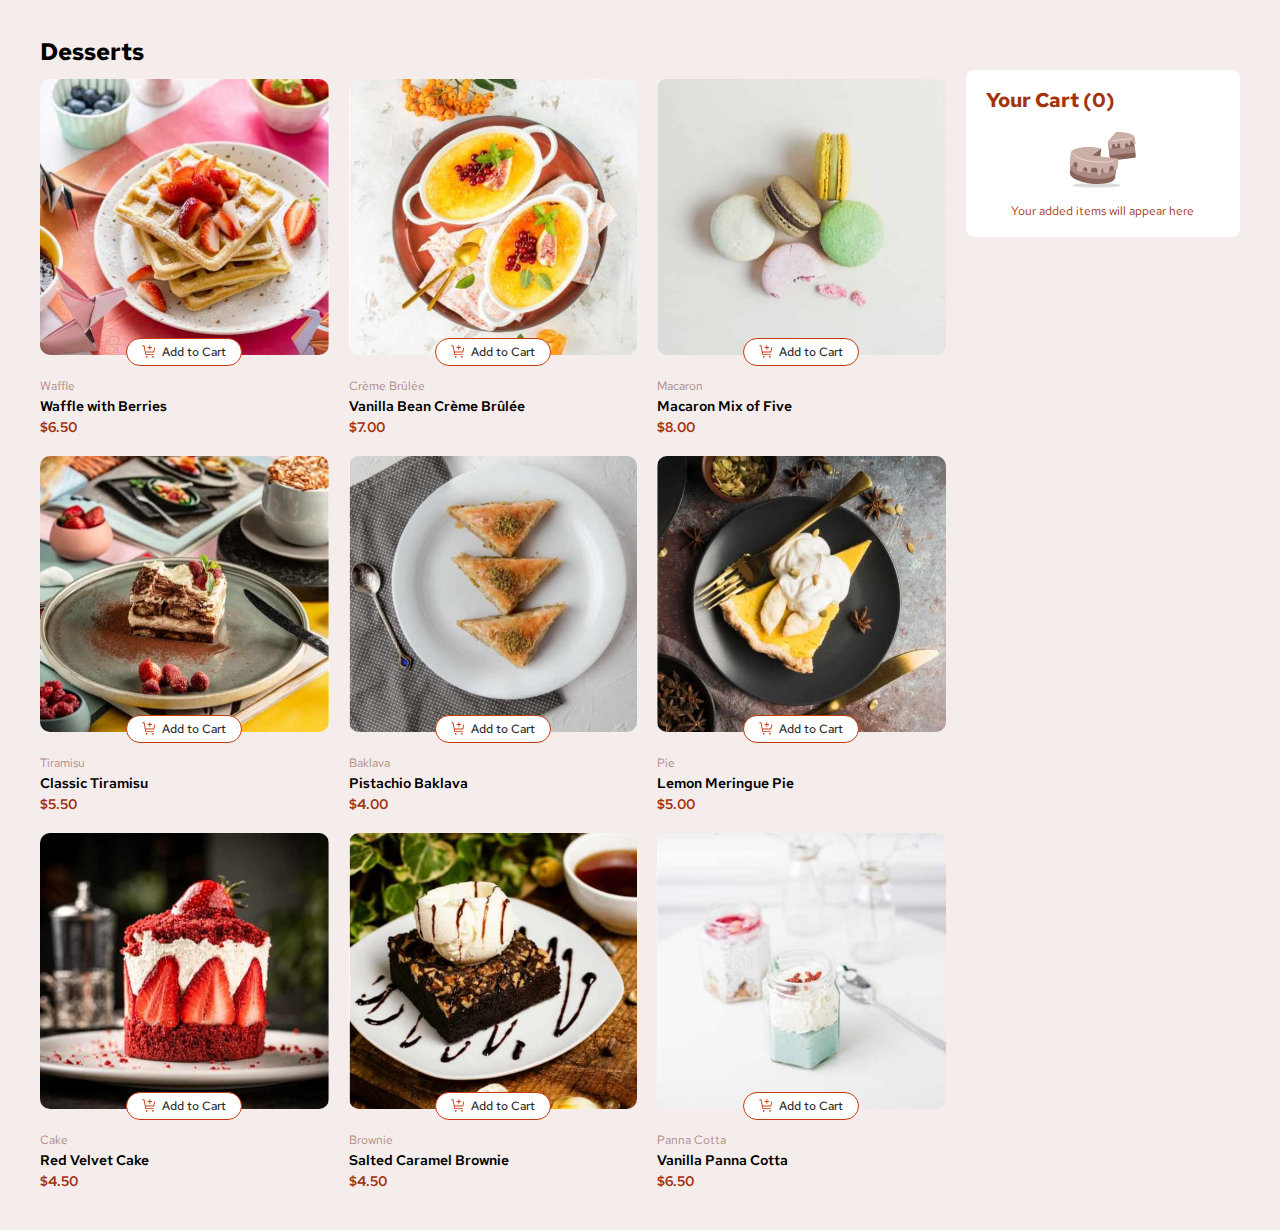
<file: index.html>
<!DOCTYPE html>
<html lang="en">
<head>
    <meta charset="UTF-8">
    <meta name="viewport" content="width=device-width, initial-scale=1.0">
    <title>Product</title>
    <link rel="preconnect" href="https://fonts.googleapis.com">
    <link rel="preconnect" href="https://fonts.gstatic.com" crossorigin>
    <link href="https://fonts.googleapis.com/css2?family=Archivo:ital,wght@0,100..900;1,100..900&family=DM+Sans:ital,opsz,wght@0,9..40,100..1000;1,9..40,100..1000&family=EB+Garamond:ital,wght@0,400..800;1,400..800&family=Instrument+Serif:ital@0;1&family=Inter:ital,opsz,wght@0,14..32,100..900;1,14..32,100..900&family=Manrope:wght@200..800&family=Red+Hat+Text:ital,wght@0,300..700;1,300..700&family=Roboto:ital,wght@0,100..900;1,100..900&family=Rubik:ital,wght@0,300..900;1,300..900&family=Space+Mono:ital,wght@0,400;0,700;1,400;1,700&display=swap" rel="stylesheet">
    <link rel="stylesheet" href="product.css">

</head>
<body>
    <main>
        <h1 class="dessert">Desserts</h1>
        <section class="menu">
            <section class="Waffle">
                <img class="wafimg" src="asset/image-waffle-desktop.jpg" alt=""><br>
                <button class="wafflebtn" data-category="Waffle">
                    <span><img src="asset/icon-add-to-cart.svg" alt=""> Add to Cart</span>
                </button>
                <article class="wafflecount">
                    <span>
                        <p id="waffledecrease"> - </p>
                        <p id="wafflelabel">0</p>
                        <p id="waffleincrease"> + </p>
                    </span>
                </article>
                <p>Waffle</p>
                <h2>Waffle with Berries</h2>
                <h3>$6.50</h3>
                
            </section>
            <section class="Creme">
                <img class="cremeimg" src="asset/image-creme-brulee-desktop.jpg" alt=""><br>
                <button class="cremebtn" data-category="Cremebrulee">
                    <span><img src="asset/icon-add-to-cart.svg" alt=""> Add to Cart</span>
                </button>
                <article class="cremecount">
                    <span>
                        <p id="cremedecrease"> - </p>
                        <p id="cremebruleelabel">0</p>
                        <p id="cremeincrease"> + </p>
                    </span>
                </article>
                <p>Crème Brûlée</p>
                <h2>Vanilla Bean Crème Brûlée</h2>
                <h3>$7.00</h3>
            </section>
            <section class="Macaron">
                <img class="macaronimg" src="asset/image-macaron-desktop.jpg" alt=""><br>
                <button class="macaronbtn" data-category="Macaron">
                    <span><img src="asset/icon-add-to-cart.svg" alt=""> Add to Cart</span>
                </button>
                <article class="macaroncount">
                    <span>
                        <p id="macarondecrease"> - </p>
                        <p id="macaronlabel">0</p>
                        <p id="macaronincrease"> + </p>
                    </span>
                </article>
                <p>Macaron</p>
                <h2>Macaron Mix of Five</h2>
                <h3>$8.00</h3>
            </section>
            <section class="Tiramisu">
                <img class="tiramisuimg" src="asset/image-tiramisu-desktop.jpg" alt=""><br>
                <button class="tiramisubtn" data-category="Tiramisu">
                    <span><img src="asset/icon-add-to-cart.svg" alt=""> Add to Cart</span>
                </button>
                <article class="tiramisucount">
                    <span>
                        <p id="tiramisudecrease"> - </p>
                        <p id="tiramisulabel">0</p>
                        <p id="tiramisuincrease"> + </p>
                    </span>
                </article>
                <p>Tiramisu</p>
                <h2>Classic Tiramisu</h2>
                <h3>$5.50</h3>
            </section>
            <section class="Baklava">
                <img class="baklavaimg" src="asset/image-baklava-desktop.jpg" alt=""><br>
                <button class="baklavabtn" data-category="Baklava">
                    <span><img src="asset/icon-add-to-cart.svg" alt=""> Add to Cart</span>
                </button>
                <article class="baklavacount">
                    <span>
                        <p id="baklavadecrease"> - </p>
                        <p id="baklavalabel">0</p>
                        <p id="baklavaincrease"> + </p>
                    </span>
                </article>
                <p>Baklava</p>
                <h2>Pistachio Baklava</h2>
                <h3>$4.00</h3>
            </section>
            <section class="Pie">
                <img class="pieimg" src="asset/image-meringue-desktop.jpg" alt=""><br>
                <button class="piebtn" data-category="Pie">
                    <span><img src="asset/icon-add-to-cart.svg" alt=""> Add to Cart</span>
                </button>
                <article class="piecount">
                    <span>
                        <p id="piedecrease"> - </p>
                        <p id="pielabel">0</p>
                        <p id="pieincrease"> + </p>
                    </span>
                </article>
                <p>Pie</p>
                <h2>Lemon Meringue Pie</h2>
                <h3>$5.00</h3>
            </section>
            <section class="Cake">
                <img class="cakeimg" src="asset/image-cake-desktop.jpg" alt=""><br>
                <button class="cakebtn" data-category="Cake">
                    <span><img src="asset/icon-add-to-cart.svg" alt=""> Add to Cart</span>
                </button>
                <article class="cakecount">
                    <span>
                        <p id="cakedecrease"> - </p>
                        <p id="cakelabel">0</p>
                        <p id="cakeincrease"> + </p>
                    </span>
                </article>
                <p>Cake</p>
                <h2>Red Velvet Cake</h2>
                <h3>$4.50</h3>
            </section>
            <section class="Brownie">
                <img class="brownieimg" src="asset/image-brownie-desktop.jpg" alt=""><br>
                <button class="browniebtn" data-category="Brownie">
                    <span><img src="asset/icon-add-to-cart.svg" alt=""> Add to Cart</span>
                </button>
                <article class="browniecount">
                    <span>
                        <p id="browniedecrease"> - </p>
                        <p id="brownielabel">0</p>
                        <p id="brownieincrease"> + </p>
                    </span>
                </article>
                <p>Brownie</p>
                <h2>Salted Caramel Brownie</h2>
                <h3>$4.50</h3>
            </section>
            <section class="Panna">
                <img class="pannaimg" src="asset/image-panna-cotta-desktop.jpg" alt=""><br>
                <button class="pannabtn" data-category="Pannacotta">
                    <span><img src="asset/icon-add-to-cart.svg" alt=""> Add to Cart</span>
                </button>
                <article class="pannacount">
                    <span>
                        <p id="pannadecrease"> - </p>
                        <p id="pannacottalabel">0</p>
                        <p id="pannaincrease"> + </p>
                    </span>
                </article>
                <p>Panna Cotta</p>
                <h2>Vanilla Panna Cotta</h2>
                <h3>$6.50</h3>
            </section>
        </section>
    </main>
    <aside>
        <h1>Your Cart (<span class="cartcount">0</span>)</h1>
        <article class="emptycart">
            <article class="emptycartimg"><img src="asset/illustration-empty-cart.svg" alt=""></article>
            <p>Your added items will appear here</p>
        </article>
        <article class="cart">
            <article class="ordertotal">
                <p class="totaltext">Order Total</p>
                <h3 class="totalorder">$659.80</h3>
            </article>
            <button class="carbonneutral">
                <span><img src="asset/icon-carbon-neutral.svg" alt=""> This is a Carbon-neutral delivery</span>
            </button>
            <button class="confirmorder"> 
                <a href="">Confirm Order</a>
            </button>
        </article>
    </aside>


    <script src="product.js"></script>
    <script src="modal.js"></script>
</body>
</html>
</file>
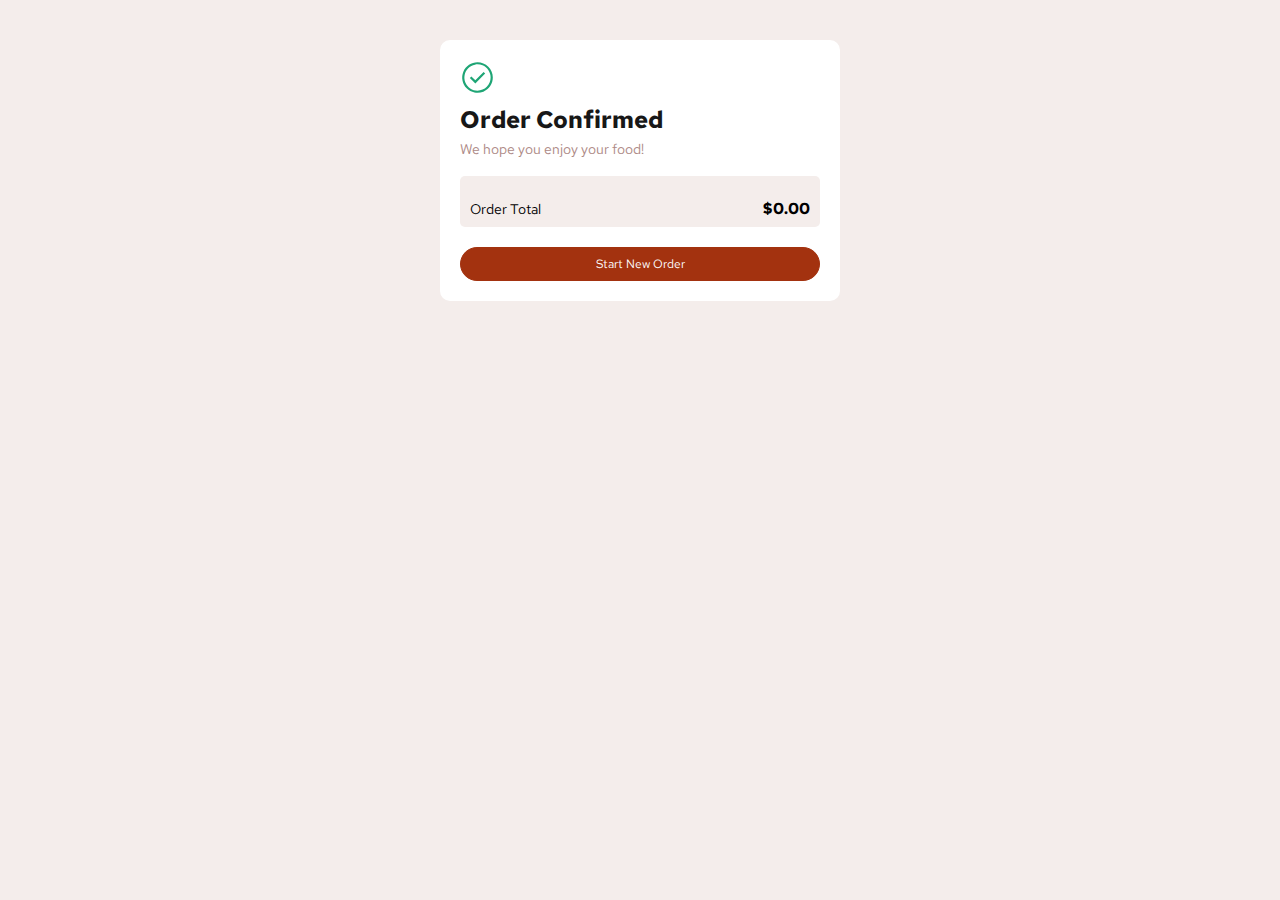
<file: modal.html>
<!DOCTYPE html>
<html lang="en">
<head>
    <meta charset="UTF-8">
    <meta name="viewport" content="width=device-width, initial-scale=1.0">
    <title>modal</title>
    <link rel="preconnect" href="https://fonts.googleapis.com">
    <link rel="preconnect" href="https://fonts.gstatic.com" crossorigin>
    <link href="https://fonts.googleapis.com/css2?family=Archivo:ital,wght@0,100..900;1,100..900&family=DM+Sans:ital,opsz,wght@0,9..40,100..1000;1,9..40,100..1000&family=EB+Garamond:ital,wght@0,400..800;1,400..800&family=Instrument+Serif:ital@0;1&family=Inter:ital,opsz,wght@0,14..32,100..900;1,14..32,100..900&family=Manrope:wght@200..800&family=Red+Hat+Text:ital,wght@0,300..700;1,300..700&family=Roboto:ital,wght@0,100..900;1,100..900&family=Rubik:ital,wght@0,300..900;1,300..900&family=Space+Mono:ital,wght@0,400;0,700;1,400;1,700&display=swap" rel="stylesheet">
    <link rel="stylesheet" href="product.css">
</head>
<body>
    <article class="modalconfirmation">
        <img src="asset/icon-order-confirmed.svg" alt="" srcset="">
        <h1 class="modalh">Order Confirmed</h1>
        <p class="modalp">We hope you enjoy your food!</p>
        <article class="menucalculation">
            <article class="ordertotal">
                <p class="totaltext">Order Total</p>
                <h3 class="totalorder">$0.00</h3>
            </article>
        </article>
        <button class="confirmorder2">
            <a href="#">Start New Order</a>
        </button>
    </article>
    <script src="product.js"></script>
    <script src="modal.js"></script>
    
</body>
</html>
</file>
<file: product.css>
html, body, div, span, object, iframe,
h1, h2, h3, h4, h5, h6, p, blockquote, pre,
abbr, address, cite, code,
del, dfn, em, img, ins, kbd, q, samp,
small, strong, sub, sup, var,
b, i,
dl, dt, dd, ol, ul, li,
fieldset, form, label, legend,
table, caption, tbody, tfoot, thead, tr, th, td,
article, aside, canvas, details, figcaption, figure,
footer, header, hgroup, menu, nav, section, summary,
time, mark, audio, video {
    margin:0;
    padding:0;
    border:0;
    outline:0;
    font-size:100%;
    vertical-align:baseline;
    background:transparent;
}
body {
    line-height:1;
}
article,aside,details,figcaption,figure,
footer,header,hgroup,menu,nav,section {
    display:block;
}
nav ul {
    list-style:none;
}
blockquote, q {
    quotes:none;
}
blockquote:before, blockquote:after,
q:before, q:after {
    content:'';
    content:none;
}
a {
    margin:0;
    padding:0;
    font-size:100%;
    vertical-align:baseline;
    background:transparent;
}
/* change colours to suit your needs */
ins {
    background-color:#ff9;
    color:#000;
    text-decoration:none;
}
/* change colours to suit your needs */
mark {
    background-color:#ff9;
    color:#000;
    font-style:italic;
    font-weight:bold;
}
del {
    text-decoration: line-through;
}
abbr[title], dfn[title] {
    border-bottom:1px dotted;
    cursor:help;
}
table {
    border-collapse:collapse;
    border-spacing:0;
}
/* change border colour to suit your needs */
hr {
    display:block;
    height:1px;
    border:0;
    border-top:1px solid #cccccc;
    margin:1em 0;
    padding:0;
}
input, select {
    vertical-align:middle;
}
*
{
  text-decoration: none;
}
.red-hat-text{
    font-family: "Red Hat Text", serif;
    font-optical-sizing: auto;
    font-weight: weight;
    font-style: normal;
}
body {
    display: block;
    padding: 40px;
    background-color: hsl(13, 31%, 94%);
}
.dessert{
    font-family: "Red Hat Text";
    font-size: 24px;
    margin-bottom: 15px;
}
.menu{
    display: grid;
    grid-template-columns:repeat(1,1fr) ;
    grid-template-rows: 1fr 1fr 1fr 1fr 1fr 1fr 1fr 1fr 1fr;
    grid-template-areas: 
    "Waffle"
    "Creme"
    "Macaron"
    "Tiramisu"
    "Baklava"
    "Pie"
    "Cake"
    "Brownie"
    "Panna"
    ;
    gap: 20px;
}
.Waffle,.Creme,.Macaron,.Tiramisu,.Baklava,.Pie,.Cake,.Brownie,.Panna{
    position: relative;
    width: 100%;
}
.Waffle p,.Creme p,.Macaron p,.Tiramisu p,.Baklava p,.Pie p,.Cake p,.Brownie p,.Panna p{
    font-family: "Red Hat Text";
    font-size: 12px;
    line-height: 16px;
    color:  hsl(7, 20%, 60%);
}
.Waffle h2,.Creme h2,.Macaron h2,.Tiramisu h2,.Baklava h2,.Pie h2,.Cake h2,.Brownie h2,.Panna h2{
    font-family: "Red Hat Text";
    font-size: 14px;
    line-height: 24px;
    font-weight: 600;
}
.Waffle h3,.Creme h3,.Macaron h3,.Tiramisu h3,.Baklava h3,.Pie h3,.Cake h3,.Brownie h3,.Panna h3{
    font-family: "Red Hat Text";
    font-size: 14px;
    line-height: 18px;
    color: hsl(14, 83%, 35%);
    font-weight: 600;
}
.wafimg,.cremeimg,.macaronimg,.tiramisuimg,.baklavaimg,.pieimg,.cakeimg,.brownieimg,.pannaimg {
    width: 100%;
    border-radius: 10px;
    margin-bottom: 20px;
}
.wafflebtn,.cremebtn,.macaronbtn,.tiramisubtn,.baklavabtn,.piebtn,.cakebtn,.browniebtn,.pannabtn{
    border: 1px solid hsl(14, 86%, 42%);
    border-radius: 30px;
    background-color: #fff;
    padding: 5px 15px 5px 15px;
    visibility: visible;
    display: block;
    margin: 0 auto;
    position: absolute;
    bottom: 70px;
    left: 50%;
    transform: translateX(-50%);
    z-index: 1;
}
.wafflebtn span,.cremebtn span,.macaronbtn span,.tiramisubtn span,.baklavabtn span,.piebtn span,.cakebtn span,.browniebtn span,.pannabtn span{
    display: flex;
    align-items: center;
    justify-content: center;
    font-family: "Red Hat Text";
    font-size: 12px;
    font-weight: 500;
    color: hsl(0, 0%, 16%);
    position: relative;
}
.wafflebtn span:hover,.cremebtn span:hover,.macaronbtn span:hover,.tiramisubtn span:hover,.baklavabtn span:hover,.piebtn span:hover,.cakebtn span:hover,.browniebtn span:hover,.pannabtn span:hover{
    color: hsl(14, 86%, 42%);
    cursor: pointer;
}
.wafflebtn span img,.cremebtn span img,.macaronbtn span img,.tiramisubtn span img,.baklavabtn span img,.piebtn span img,.cakebtn span img,.browniebtn span img,.pannabtn span img{
    width: 15px;
    height: 15px;
    margin-right: 5px;
}
.wafflecount,.cremecount,.macaroncount,.tiramisucount,.baklavacount,.piecount,.cakecount,.browniecount,.pannacount{
    background-color:hsl(14, 83%, 35%) ;
    border-radius: 30px;
    padding: 5px 25px 5px 25px;
    visibility: hidden;
    display: block;
    margin: 0 auto;
    position: absolute;
    bottom: 70px;
    left: 50%;
    transform: translateX(-50%);
    z-index: 1;
}
.wafflecount span p,.cremecount span p,.macaroncount span p,.tiramisucount span p,.baklavacount span p,.piecount span p,.cakecount span p,.browniecount span p,.pannacount span p{
    display: inline-block;
}
.wafflecount span,.cremecount span ,.macaroncount span ,.tiramisucount span,.baklavacount span,.piecount span ,.cakecount span ,.browniecount span,.pannacount span {
    display: flex;
    justify-content: space-between;
}
#waffledecrease,#cremedecrease,#macarondecrease,#tiramisudecrease,#baklavadecrease,#piedecrease,#cakedecrease,#browniedecrease,#pannadecrease{
    color: #fff;
    background-color: hsl(14, 83%, 35%);
    border-radius: 50%;
    border: 1.3px solid #fff;
    padding: 0px 4px 1px 4px;
    font-family: "Red Hat Text";
    font-size: 12px;
    margin-bottom: 1px;
    margin-right: 20px;
}
#waffledecrease:hover,#cremedecrease:hover,#macarondecrease:hover,#tiramisudecrease:hover,#baklavadecrease:hover,#piedecrease:hover,#cakedecrease:hover,#browniedecrease:hover,#pannadecrease:hover{
    color: hsl(14, 83%, 35%);
    background-color: #fff;
    cursor: pointer;
}
#waffleincrease,#cremeincrease,#macaronincrease,#tiramisuincrease,
#baklavaincrease,#pieincrease,#cakeincrease,#brownieincrease,#pannaincrease{
    color: #fff;
    background-color: hsl(14, 83%, 35%);
    border-radius: 50%;
    border: 1.3px solid #fff;
    padding: 0px 3px 0px 3px;
    font-family: "Red Hat Text";
    font-size: 12px;
    float: right;
    margin-top: 2px;
    margin-left: 20px;
}
#waffleincrease:hover,#cremeincrease:hover,#macaronincrease:hover,#tiramisuincrease:hover,#baklavaincrease:hover,#pieincrease:hover,#cakeincrease:hover,#brownieincrease:hover,#pannaincrease:hover{
    color: hsl(14, 83%, 35%);
    background-color: #fff;
    cursor: pointer;
}
#wafflelabel,#cremebruleelabel,#macaronlabel,#tiramisulabel,
#baklavalabel,#pielabel,#cakelabel,#brownielabel,#pannacottalabel{
    color: #fff;
    background-color: hsl(14, 83%, 35%);
    font-family: "Red Hat Text";
    font-size: 14px;
    padding-top: 3px;
    
}
aside{
    background-color: #fff;
    padding: 20px;
    margin-top: 30px;
    border-radius: 8px;
    max-height: fit-content;
}
aside h1{
    font-family: "Red Hat Text";
    font-size: 20px;
    margin-bottom: 15px;
    color: hsl(14, 83%, 35%);
    
}
.emptycart{
    display: block;
}
.emptycartimg{
    display: flex;
    justify-content: center;
}
.emptycartimg img{
    height: 70px;
    width: 70px;
}
.emptycart p{
    font-family: "Red Hat Text";
    font-size: 12px;
    color: hsl(14, 83%, 35%);
    text-align: center;
    margin-top: 10px;
}
.cart{
    display: none;
}
.cartmenu1{
    display: flex;
    align-items: center;
    justify-content: space-between;
    padding-bottom: 10px;
    border-bottom: 1px solid hsl(12, 16%, 94%);
}
.menu1 h2{
    font-family: "Red Hat Text";
    font-size: 12px;
    line-height: 30px;
    font-weight: 600;
}
.menu1 span{
    display: flex;
    font-family: "Red Hat Text";
    font-size: 12px;
    color: hsl(7, 20%, 60%);
}
.number{
    font-family: "Red Hat Text";
    font-size: 12px;
    color: hsl(14, 83%, 35%);
    margin-right: 10px;
    font-weight: 600;
}
.amount {
    font-family: "Red Hat Text";
    font-size: 12px;
    margin-right: 8px;
}
.totalamount {
    font-family: "Red Hat Text";
    font-size: 12px;
    margin-right: 8px;
    font-weight: 600;
}
.cancel{
    font-family: "Red Hat Text";
    font-size: 8px;
    color: hsl(7, 20%, 60%);
    border-radius: 50%;
    border: 1px solid hsl(7, 20%, 60%);
    padding: 0 1px 0 1px;
    font-weight: 500;
}
.cancel:hover{
    cursor: pointer;
    color: #111;
    border: 1px solid #111;
}
.ordertotal{
    display: flex;
    align-items: center;
    justify-content: space-between;
    margin-top: 15px;
}
.totaltext{
    font-family: "Red Hat Text";
    font-size: 14px;
}
.totalorder{
    font-family: "Red Hat Text";
    font-size: 16px; 
}
.confirmorder  {
    font-family: "Red Hat Text";
    font-size: 12px;
    background-color:hsl(14, 83%, 35%) ;
    color: #fff;
    border: 1px solid hsl(14, 83%, 35%);
    border-radius: 20px;
    margin-top: 20px;
    padding: 8px;
    width: 100%;
}
.confirmorder a {
    font-family: "Red Hat Text";
    font-size: 12px;
    background-color:hsl(14, 83%, 35%) ;
    color: #fff;
    border: 1px solid hsl(14, 83%, 35%);
    border-radius: 20px;
    margin-top: 20px;
    padding: 8px;
    width: 100%;
}
.confirmorder a:hover{
    background-color:hsl(14, 79%, 26%) ;
    border: none;
    cursor: pointer;
}
.confirmorder:hover{
    background-color:hsl(14, 79%, 26%) ;
    border: none;
    cursor: pointer;
}
.confirmorder2 a{
    font-family: "Red Hat Text";
    font-size: 12px;   
    color: #fff;
    border-radius: 20px;
    margin-top: 20px;
    padding: 8px;
    width: 100%;
}
.confirmorder2 {
    font-family: "Red Hat Text";
    font-size: 12px;
    background-color:hsl(14, 83%, 35%) ;
    color: #fff;
    border: 1px solid hsl(14, 83%, 35%);
    border-radius: 20px;
    margin-top: 20px;
    padding: 8px;
    width: 100%;
}
.confirmorder2:hover{
    background-color:hsl(14, 79%, 26%) ;
    border: none;
    cursor: pointer;
}
.carbonneutral{
    display: flex;
    justify-content: center;
    background-color: hsl(13, 31%, 94%);
    border: 1px solid hsl(13, 31%, 94%);
    border-radius: 7px;
    padding: 10px ;
    margin-top: 15px;
    width: 100%;
}
.carbonneutral span{
    display: flex;
    align-items: center;
    font-family: "Red Hat Text";
    font-size: 12px;
}
.carbonneutral img{
    width: 20px;
    height: 20px;
}

.modalconfirmation{
    background-color: #fff;
    padding: 20px;
    border-radius: 10px;
}
.modalconfirmation img{
    width: 35px;
    height: 35px;
}
.modalh{
    font-family: "Red Hat Text";
    font-size: 24px;
    margin-bottom: 10px;
    margin-top: 10px;
    color: hsl(0, 0%, 9%);
}
.modalp{
    font-family: "Red Hat Text";
    font-size: 14px;
    margin-bottom: 20px;
    color: hsl(7, 20%, 60%);
}
.menucalculation{
    background-color: hsl(13, 31%, 94%);
    padding: 10px;
    border-radius: 5px;
    margin-top: 10px;
}
.menu1img{
    display: flex;
    align-items: center;
}
.menu1img img{
    width: 35px;
    height: 35px;
    margin-right: 10px;
}




@media only screen and  (min-width:1000px) {
body {
    display: flex;
    justify-content: center;
    padding: 40px;
    background-color: hsl(13, 31%, 94%);
}
.dessert{
    font-family: "Red Hat Text";
    font-size: 24px;
    margin-bottom: 15px;
}
.menu{
    display: grid;
    grid-template-columns:repeat(3,1fr) ;
    grid-template-rows: 1fr 1fr 1fr;
    grid-template-areas: 
    "Waffle Creme Macaron"
    "Tiramisu Baklava Pie"
    "Cake Brownie Panna"
    ;
    gap: 20px;
}
.Waffle,.Creme,.Macaron,.Tiramisu,.Baklava,.Pie,.Cake,.Brownie,.Panna{
    position: relative;
}
.Waffle p,.Creme p,.Macaron p,.Tiramisu p,.Baklava p,.Pie p,.Cake p,.Brownie p,.Panna p{
    font-family: "Red Hat Text";
    font-size: 12px;
    line-height: 16px;
    color:  hsl(7, 20%, 60%);
}
.Waffle h2,.Creme h2,.Macaron h2,.Tiramisu h2,.Baklava h2,.Pie h2,.Cake h2,.Brownie h2,.Panna h2{
    font-family: "Red Hat Text";
    font-size: 14px;
    line-height: 24px;
    font-weight: 600;
}
.Waffle h3,.Creme h3,.Macaron h3,.Tiramisu h3,.Baklava h3,.Pie h3,.Cake h3,.Brownie h3,.Panna h3{
    font-family: "Red Hat Text";
    font-size: 14px;
    line-height: 18px;
    color: hsl(14, 83%, 35%);
    font-weight: 600;
}
.wafimg,.cremeimg,.macaronimg,.tiramisuimg,.baklavaimg,.pieimg,.cakeimg,.brownieimg,.pannaimg {
    width: 100%;
    border-radius: 10px;
    margin-bottom: 20px;
}
.wafflebtn,.cremebtn,.macaronbtn,.tiramisubtn,.baklavabtn,.piebtn,.cakebtn,.browniebtn,.pannabtn{
    border: 1px solid hsl(14, 86%, 42%);
    border-radius: 30px;
    background-color: #fff;
    padding: 5px 15px 5px 15px;
    visibility: visible;
    display: block;
    margin: 0 auto;
    position: absolute;
    bottom: 70px;
    left: 50%;
    transform: translateX(-50%);
    z-index: 1;
    
}
.wafflebtn span,.cremebtn span,.macaronbtn span,.tiramisubtn span,.baklavabtn span,.piebtn span,.cakebtn span,.browniebtn span,.pannabtn span{
    display: flex;
    align-items: center;
    font-family: "Red Hat Text";
    font-size: 12px;
    font-weight: 500;
    color: hsl(0, 0%, 16%);
}
.wafflebtn span:hover,.cremebtn span:hover,.macaronbtn span:hover,.tiramisubtn span:hover,.baklavabtn span:hover,.piebtn span:hover,.cakebtn span:hover,.browniebtn span:hover,.pannabtn span:hover{
    color: hsl(14, 86%, 42%);
    cursor: pointer;
}
.wafflebtn span img,.cremebtn span img,.macaronbtn span img,.tiramisubtn span img,.baklavabtn span img,.piebtn span img,.cakebtn span img,.browniebtn span img,.pannabtn span img{
    width: 15px;
    height: 15px;
    margin-right: 5px;
}
.wafflecount,.cremecount,.macaroncount,.tiramisucount,.baklavacount,.piecount,.cakecount,.browniecount,.pannacount{
    background-color:hsl(14, 83%, 35%) ;
    border-radius: 30px;
    padding: 5px 25px 5px 25px;
    visibility: hidden;
    display: block;
    margin: 0 auto;
    position: absolute;
    bottom: 70px;
    left: 50%;
    transform: translateX(-50%);
    z-index: 1;
}
.wafflecount span p,.cremecount span p,.macaroncount span p,.tiramisucount span p,.baklavacount span p,.piecount span p,.cakecount span p,.browniecount span p,.pannacount span p{
    display: inline-block;
}
.wafflecount span,.cremecount span ,.macaroncount span ,.tiramisucount span,.baklavacount span,.piecount span ,.cakecount span ,.browniecount span,.pannacount span {
    display: flex;
    justify-content: space-between;
}
#waffledecrease,#cremedecrease,#macarondecrease,#tiramisudecrease,#baklavadecrease,#piedecrease,#cakedecrease,#browniedecrease,#pannadecrease{
    color: #fff;
    background-color: hsl(14, 83%, 35%);
    border-radius: 50%;
    border: 1.3px solid #fff;
    padding: 0px 5px 1px 5px;
    font-family: "Red Hat Text";
    font-size: 12px;
    margin-bottom: 1px;
    margin-right: 20px;
}
#waffledecrease:hover,#cremedecrease:hover,#macarondecrease:hover,#tiramisudecrease:hover,#baklavadecrease:hover,#piedecrease:hover,#cakedecrease:hover,#browniedecrease:hover,#pannadecrease:hover{
    color: hsl(14, 83%, 35%);
    background-color: #fff;
    cursor: pointer;
}
#waffleincrease,#cremeincrease,#macaronincrease,#tiramisuincrease,#baklavaincrease,#pieincrease,#cakeincrease,#brownieincrease,#pannaincrease{
    color: #fff;
    background-color: hsl(14, 83%, 35%);
    border-radius: 50%;
    border: 1.3px solid #fff;
    padding: 0px 4px 1px 4px;
    font-family: "Red Hat Text";
    font-size: 12px;
    margin-top: 2px;
    margin-left: 20px;
}
#waffleincrease:hover,#cremeincrease:hover,#macaronincrease:hover,#tiramisuincrease:hover,#baklavaincrease:hover,#pieincrease:hover,#cakeincrease:hover,#brownieincrease:hover,#pannaincrease:hover{
    color: hsl(14, 83%, 35%);
    background-color: #fff;
    cursor: pointer;
}
#wafflelabel,#cremebruleelabel,#macaronlabel,#tiramisulabel,
#baklavalabel,#pielabel,#cakelabel,#brownielabel,#pannacottalabel{
    color: #fff;
    background-color: hsl(14, 83%, 35%);
    font-family: "Red Hat Text";
    font-size: 14px;
    padding-top: 3px;
}
aside{
    background-color: #fff;
    padding: 20px;
    margin-left: 20px;
    border-radius: 8px;
    max-height: fit-content;
    width: 33.33%;
}
aside h1{
    font-family: "Red Hat Text";
    font-size: 20px;
    margin-bottom: 15px;
    color: hsl(14, 83%, 35%);
    
}
.emptycart{
    display: block;
    
}
.emptycartimg{
    display: flex;
    justify-content: center;
}
.emptycartimg img{
    height: 70px;
    width: 70px;
}
.emptycart p{
    font-family: "Red Hat Text";
    font-size: 12px;
    color: hsl(14, 83%, 35%);
    text-align: center;
    margin-top: 10px;
}
.cart{
    display: none;
}
.cartmenu1{
    display: flex;
    align-items: center;
    justify-content: space-between;
    padding-bottom: 10px;
    border-bottom: 1px solid hsl(12, 16%, 94%);
}
.menu1 h2{
    font-family: "Red Hat Text";
    font-size: 12px;
    line-height: 30px;
    font-weight: 600;
}
.menu1 span{
    display: flex;
    font-family: "Red Hat Text";
    font-size: 12px;
    color: hsl(7, 20%, 60%);
}
.number{
    font-family: "Red Hat Text";
    font-size: 12px;
    color: hsl(14, 83%, 35%);
    margin-right: 10px;
    font-weight: 600;
}
.amount {
    font-family: "Red Hat Text";
    font-size: 12px;
    margin-right: 8px;
}
.totalamount {
    font-family: "Red Hat Text";
    font-size: 12px;
    margin-right: 8px;
    font-weight: 600;
}
.cancel{
    font-family: "Red Hat Text";
    font-size: 8px;
    color: hsl(7, 20%, 60%);
    border-radius: 50%;
    border: 1px solid hsl(7, 20%, 60%);
    padding: 0 1px 0 1px;
    font-weight: 500;
}
.cancel:hover{
    cursor: pointer;
    color: #111;
    border: 1px solid #111;
}
.ordertotal{
    display: flex;
    align-items: center;
    justify-content: space-between;
    margin-top: 15px;
}
.totaltext{
    font-family: "Red Hat Text";
    font-size: 14px;
}
.totalorder{
    font-family: "Red Hat Text";
    font-size: 16px; 
}
.confirmorder a{
    font-family: "Red Hat Text";
    font-size: 12px;
    background-color:hsl(14, 83%, 35%) ;
    color: #fff;
    border: 1px solid hsl(14, 83%, 35%);
    border-radius: 20px;
    margin-top: 20px;
    padding: 8px;
    width: 100%;
}
.confirmorder a:hover{
    background-color:hsl(14, 79%, 26%) ;
    border: none;
    cursor: pointer;
}
.confirmorder:hover{
    background-color:hsl(14, 79%, 26%) ;
    border: none;
    cursor: pointer;
}
.confirmorder2 a{
    font-family: "Red Hat Text";
    font-size: 12px;   
    color: #fff;
    border-radius: 20px;
    margin-top: 20px;
    padding: 8px;
    width: 100%;
}
.confirmorder2 {
    font-family: "Red Hat Text";
    font-size: 12px;
    background-color:hsl(14, 83%, 35%) ;
    color: #fff;
    border: 1px solid hsl(14, 83%, 35%);
    border-radius: 20px;
    margin-top: 20px;
    padding: 8px;
    width: 100%;
}
.confirmorder2:hover{
    background-color:hsl(14, 79%, 26%) ;
    border: none;
    cursor: pointer;
}
.carbonneutral{
    display: flex;
    justify-content: center;
    background-color: hsl(13, 31%, 94%);
    border: 1px solid hsl(13, 31%, 94%);
    border-radius: 7px;
    padding: 10px ;
    margin-top: 15px;
    width: 100%;
}
.carbonneutral span{
    display: flex;
    align-items: center;
    font-family: "Red Hat Text";
    font-size: 12px;
}
.carbonneutral img{
    width: 20px;
    height: 20px;
}

.modalconfirmation{
    background-color: #fff;
    padding: 20px;
    border-radius: 10px;
    width: 30%;
}
.modalconfirmation img{
    width: 35px;
    height: 35px;
}
.modalh{
    font-family: "Red Hat Text";
    font-size: 24px;
    margin-bottom: 10px;
    margin-top: 10px;
    color: hsl(0, 0%, 9%);
}
.modalp{
    font-family: "Red Hat Text";
    font-size: 14px;
    margin-bottom: 20px;
    color: hsl(7, 20%, 60%);
}
.menucalculation{
    background-color: hsl(13, 31%, 94%);
    padding: 10px;
    border-radius: 5px;
    margin-top: 10px;
    
}
.menu1img{
    display: flex;
    align-items: center;
}
.menu1img img{
    width: 35px;
    height: 35px;
    margin-right: 10px;
}
}
</file>
